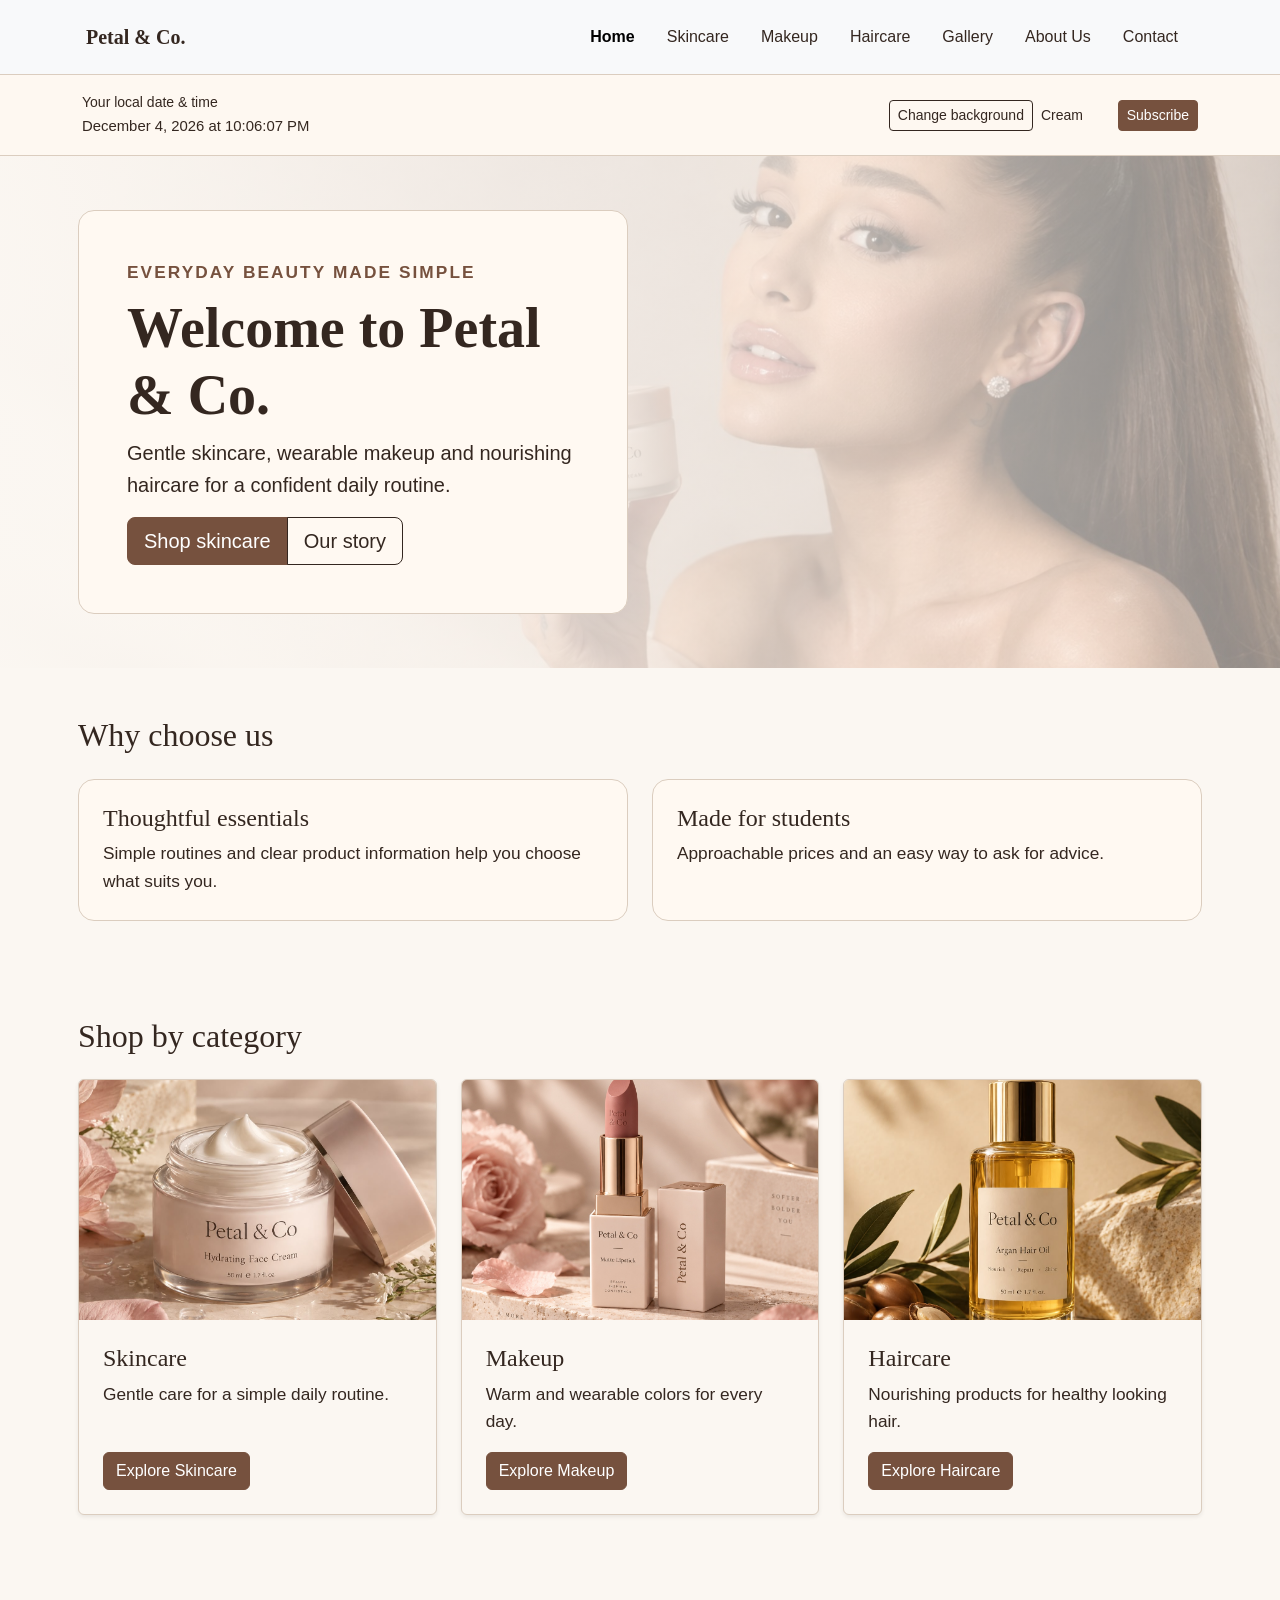
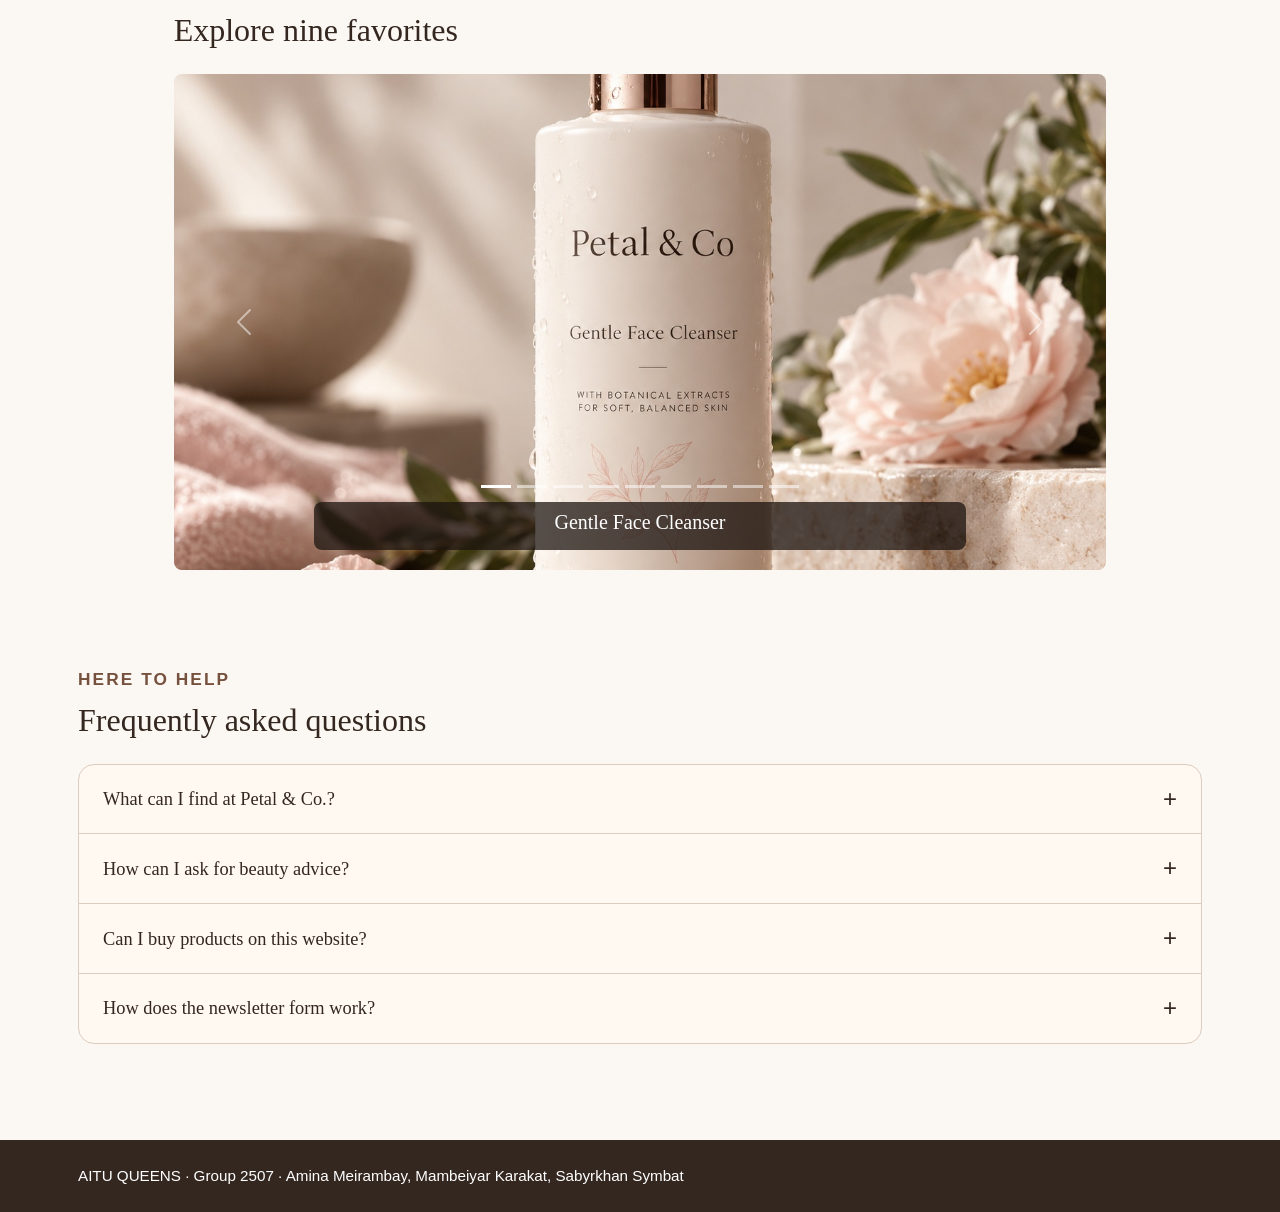
<file: AITU_QUEENS_ASSIGNMENT_3/index.html>
<!doctype html><html lang="en"><head><meta charset="utf-8"><meta name="viewport" content="width=device-width, initial-scale=1"><meta name="description" content="Petal and Co beauty collections by AITU QUEENS"><title>Home | Petal &amp; Co.</title><link rel="stylesheet" href="vendor/bootstrap.min.css"><link rel="stylesheet" href="css/style.css"></head><body><nav class="navbar navbar-expand-lg bg-body-tertiary border-bottom sticky-top" aria-label="Main navigation"><div class="container py-2 px-sm-2 px-lg-3"><a class="navbar-brand fw-bold" href="index.html">Petal &amp; Co.</a><button class="navbar-toggler" type="button" data-bs-toggle="collapse" data-bs-target="#siteNav" aria-controls="siteNav" aria-expanded="false" aria-label="Toggle navigation"><span class="navbar-toggler-icon"></span></button><div class="collapse navbar-collapse" id="siteNav"><ul class="navbar-nav ms-auto mb-2 mb-lg-0"><li class="nav-item"><a class="nav-link px-lg-3 active" aria-current="page" href="index.html">Home</a></li><li class="nav-item"><a class="nav-link px-lg-3 "  href="skincare.html">Skincare</a></li><li class="nav-item"><a class="nav-link px-lg-3 "  href="makeup.html">Makeup</a></li><li class="nav-item"><a class="nav-link px-lg-3 "  href="haircare.html">Haircare</a></li><li class="nav-item"><a class="nav-link px-lg-3 "  href="gallery.html">Gallery</a></li><li class="nav-item"><a class="nav-link px-lg-3 "  href="about.html">About Us</a></li><li class="nav-item"><a class="nav-link px-lg-3 "  href="contact.html">Contact</a></li></ul></div></div></nav>
<div class="site-tools border-bottom">
  <div class="container py-3 d-flex flex-wrap align-items-center justify-content-between gap-3">
    <div class="site-clock"><span class="d-block small">Your local date &amp; time</span><time data-current-time>Loading current date and time...</time></div>
    <div class="d-flex flex-wrap align-items-center gap-2">
      <button id="changeBackground" class="btn btn-outline-dark btn-sm" type="button">Change background</button>
      <span id="backgroundName" class="small background-name" role="status">Cream</span>
      <button id="openSubscription" class="btn btn-primary btn-sm" type="button" aria-haspopup="dialog" aria-controls="subscriptionDialog">Subscribe</button>
    </div>
  </div>
</div>
<main id="main-content"><section class="hero d-flex align-items-center"><div class="container px-sm-2 py-5"><div class="row"><div class="col-12 col-lg-6"><div class="hero-panel p-4 p-lg-5"><p class="eyebrow mb-2">Everyday beauty made simple</p><h1 class="display-4 fw-bold">Welcome to Petal &amp; Co.</h1><p class="lead">Gentle skincare, wearable makeup and nourishing haircare for a confident daily routine.</p><div class="btn-group flex-wrap" role="group" aria-label="Explore collections"><a href="skincare.html" class="btn btn-primary btn-lg">Shop skincare</a><a href="about.html" class="btn btn-outline-dark btn-lg">Our story</a></div></div></div></div></div></section><section class="container px-sm-2 py-5"><h2 class="mb-4">Why choose us</h2><div class="row g-4"><div class="col-12 col-lg-6"><div class="feature-block p-4 h-100"><h3 class="h4">Thoughtful essentials</h3><p class="mb-0">Simple routines and clear product information help you choose what suits you.</p></div></div><div class="col-12 col-lg-6"><div class="feature-block p-4 h-100"><h3 class="h4">Made for students</h3><p class="mb-0">Approachable prices and an easy way to ask for advice.</p></div></div></div></section><section class="container px-sm-2 py-5"><h2 class="mb-4">Shop by category</h2><div class="row g-4"><div class="col-12 col-md-6 col-lg-4"><article class="card h-100 shadow-sm"><img src="images/hydrating-face-cream.jpeg" class="card-img-top product-image" alt="Skincare product"><div class="card-body d-flex flex-column p-4"><h3 class="card-title h4">Skincare</h3><p class="card-text">Gentle care for a simple daily routine.</p><a class="btn btn-primary mt-auto align-self-start" href="skincare.html">Explore Skincare</a></div></article></div><div class="col-12 col-md-6 col-lg-4"><article class="card h-100 shadow-sm"><img src="images/matte-lipstick.jpeg" class="card-img-top product-image" alt="Makeup product"><div class="card-body d-flex flex-column p-4"><h3 class="card-title h4">Makeup</h3><p class="card-text">Warm and wearable colors for every day.</p><a class="btn btn-primary mt-auto align-self-start" href="makeup.html">Explore Makeup</a></div></article></div><div class="col-12 col-md-6 col-lg-4"><article class="card h-100 shadow-sm"><img src="images/argan-hair-oil.jpeg" class="card-img-top product-image" alt="Haircare product"><div class="card-body d-flex flex-column p-4"><h3 class="card-title h4">Haircare</h3><p class="card-text">Nourishing products for healthy looking hair.</p><a class="btn btn-primary mt-auto align-self-start" href="haircare.html">Explore Haircare</a></div></article></div></div></section><section class="container px-sm-2 py-5"><div class="row justify-content-center"><div class="col-12 col-lg-10"><h2 class="mb-4">Explore nine favorites</h2><div id="productCarousel" class="carousel slide" data-bs-ride="carousel" aria-label="Product image carousel"><div class="carousel-indicators"><button type="button" data-bs-target="#productCarousel" data-bs-slide-to="0" class="active" aria-current="true" aria-label="Slide 1"></button><button type="button" data-bs-target="#productCarousel" data-bs-slide-to="1" class=""  aria-label="Slide 2"></button><button type="button" data-bs-target="#productCarousel" data-bs-slide-to="2" class=""  aria-label="Slide 3"></button><button type="button" data-bs-target="#productCarousel" data-bs-slide-to="3" class=""  aria-label="Slide 4"></button><button type="button" data-bs-target="#productCarousel" data-bs-slide-to="4" class=""  aria-label="Slide 5"></button><button type="button" data-bs-target="#productCarousel" data-bs-slide-to="5" class=""  aria-label="Slide 6"></button><button type="button" data-bs-target="#productCarousel" data-bs-slide-to="6" class=""  aria-label="Slide 7"></button><button type="button" data-bs-target="#productCarousel" data-bs-slide-to="7" class=""  aria-label="Slide 8"></button><button type="button" data-bs-target="#productCarousel" data-bs-slide-to="8" class=""  aria-label="Slide 9"></button></div><div class="carousel-inner rounded-3"><div class="carousel-item active"><img src="images/gentle-face-cleanser.jpeg" class="d-block w-100 carousel-image" alt="Gentle Face Cleanser"><div class="carousel-caption"><h3 class="h5">Gentle Face Cleanser</h3></div></div><div class="carousel-item "><img src="images/matte-lipstick.jpeg" class="d-block w-100 carousel-image" alt="Matte Lipstick"><div class="carousel-caption"><h3 class="h5">Matte Lipstick</h3></div></div><div class="carousel-item "><img src="images/nourishing-shampoo.jpeg" class="d-block w-100 carousel-image" alt="Nourishing Shampoo"><div class="carousel-caption"><h3 class="h5">Nourishing Shampoo</h3></div></div><div class="carousel-item "><img src="images/rose-water-toner.jpeg" class="d-block w-100 carousel-image" alt="Rose Water Toner"><div class="carousel-caption"><h3 class="h5">Rose Water Toner</h3></div></div><div class="carousel-item "><img src="images/consultation-kit.jpeg" class="d-block w-100 carousel-image" alt="Consultation Kit"><div class="carousel-caption"><h3 class="h5">Consultation Kit</h3></div></div><div class="carousel-item "><img src="images/eyeshadow-palette.jpeg" class="d-block w-100 carousel-image" alt="Eyeshadow Palette"><div class="carousel-caption"><h3 class="h5">Eyeshadow Palette</h3></div></div><div class="carousel-item "><img src="images/argan-hair-oil.jpeg" class="d-block w-100 carousel-image" alt="Argan Hair Oil"><div class="carousel-caption"><h3 class="h5">Argan Hair Oil</h3></div></div><div class="carousel-item "><img src="images/hydrating-face-cream.jpeg" class="d-block w-100 carousel-image" alt="Hydrating Face Cream"><div class="carousel-caption"><h3 class="h5">Hydrating Face Cream</h3></div></div><div class="carousel-item "><img src="images/makeup.jpg" class="d-block w-100 carousel-image" alt="Makeup Collection"><div class="carousel-caption"><h3 class="h5">Makeup Collection</h3></div></div></div><button class="carousel-control-prev" type="button" data-bs-target="#productCarousel" data-bs-slide="prev"><span class="carousel-control-prev-icon" aria-hidden="true"></span><span class="visually-hidden">Previous</span></button><button class="carousel-control-next" type="button" data-bs-target="#productCarousel" data-bs-slide="next"><span class="carousel-control-next-icon" aria-hidden="true"></span><span class="visually-hidden">Next</span></button></div></div></div></section><section id="faq" class="container px-sm-2 py-5" aria-labelledby="faqTitle"><p class="eyebrow mb-2">Here to help</p><h2 id="faqTitle" class="mb-4">Frequently asked questions</h2><div class="faq-list"><article class="faq-item"><h3 class="mb-0"><button id="faqQuestion1" class="faq-question" type="button" aria-expanded="false" aria-controls="faqAnswer1"><span>What can I find at Petal &amp; Co.?</span><span class="faq-icon" aria-hidden="true">+</span></button></h3><div id="faqAnswer1" class="faq-answer" role="region" aria-labelledby="faqQuestion1" aria-hidden="true"><div class="faq-answer-inner"><p>Explore our skincare, makeup and haircare collections. Each category has product images and simple descriptions to help you compare the essentials.</p></div></div></article><article class="faq-item"><h3 class="mb-0"><button id="faqQuestion2" class="faq-question" type="button" aria-expanded="false" aria-controls="faqAnswer2"><span>How can I ask for beauty advice?</span><span class="faq-icon" aria-hidden="true">+</span></button></h3><div id="faqAnswer2" class="faq-answer" role="region" aria-labelledby="faqQuestion2" aria-hidden="true"><div class="faq-answer-inner"><p>Visit the Contact page and complete the beauty consultation form. It demonstrates input validation locally; it does not send a message to a real adviser.</p></div></div></article><article class="faq-item"><h3 class="mb-0"><button id="faqQuestion3" class="faq-question" type="button" aria-expanded="false" aria-controls="faqAnswer3"><span>Can I buy products on this website?</span><span class="faq-icon" aria-hidden="true">+</span></button></h3><div id="faqAnswer3" class="faq-answer" role="region" aria-labelledby="faqQuestion3" aria-hidden="true"><div class="faq-answer-inner"><p>This is a student project by AITU QUEENS. You can explore the collections, but the website does not process purchases or payments.</p></div></div></article><article class="faq-item"><h3 class="mb-0"><button id="faqQuestion4" class="faq-question" type="button" aria-expanded="false" aria-controls="faqAnswer4"><span>How does the newsletter form work?</span><span class="faq-icon" aria-hidden="true">+</span></button></h3><div id="faqAnswer4" class="faq-answer" role="region" aria-labelledby="faqQuestion4" aria-hidden="true"><div class="faq-answer-inner"><p>Select Subscribe to open the form. Enter your name and email to try the validation, then close it with the close button, by clicking outside, or by pressing Escape. No subscription is created.</p></div></div></article></div></section></main><footer class="site-footer mt-5 py-4"><div class="container px-sm-2"><p class="mb-0">AITU QUEENS · Group 2507 · Amina Meirambay, Mambeiyar Karakat, Sabyrkhan Symbat</p></div></footer>
<dialog id="subscriptionDialog" class="subscription-dialog" aria-labelledby="subscriptionTitle" aria-describedby="subscriptionDescription">
  <div class="d-flex justify-content-between align-items-start gap-3 mb-3">
    <div><p class="eyebrow small mb-1">Petal &amp; Co.</p><h2 id="subscriptionTitle" class="h3 mb-0">A little beauty inspiration</h2></div>
    <button id="closeSubscription" class="popup-close" type="button" aria-label="Close subscription form">&times;</button>
  </div>
  <p id="subscriptionDescription">Try our newsletter signup form. This is a local demonstration; no emails are sent and no subscription is created.</p>
  <form id="subscriptionForm" novalidate>
    <div class="mb-3"><label for="subscriberName" class="form-label">Name</label><input id="subscriberName" name="subscriberName" class="form-control" autocomplete="name" aria-describedby="subscriberNameError" aria-invalid="false" required><div id="subscriberNameError" class="invalid-feedback"></div></div>
    <div class="mb-4"><label for="subscriberEmail" class="form-label">Email</label><input id="subscriberEmail" name="subscriberEmail" class="form-control" type="email" autocomplete="email" aria-describedby="subscriberEmailError" aria-invalid="false" required><div id="subscriberEmailError" class="invalid-feedback"></div></div>
    <button type="submit" class="btn btn-primary">Subscribe</button>
    <p id="subscriptionStatus" class="mt-3 mb-0" role="status" aria-live="polite"></p>
  </form>
</dialog>
<script src="vendor/bootstrap.bundle.min.js"></script><script src="js/site.js"></script></body></html>
</file>
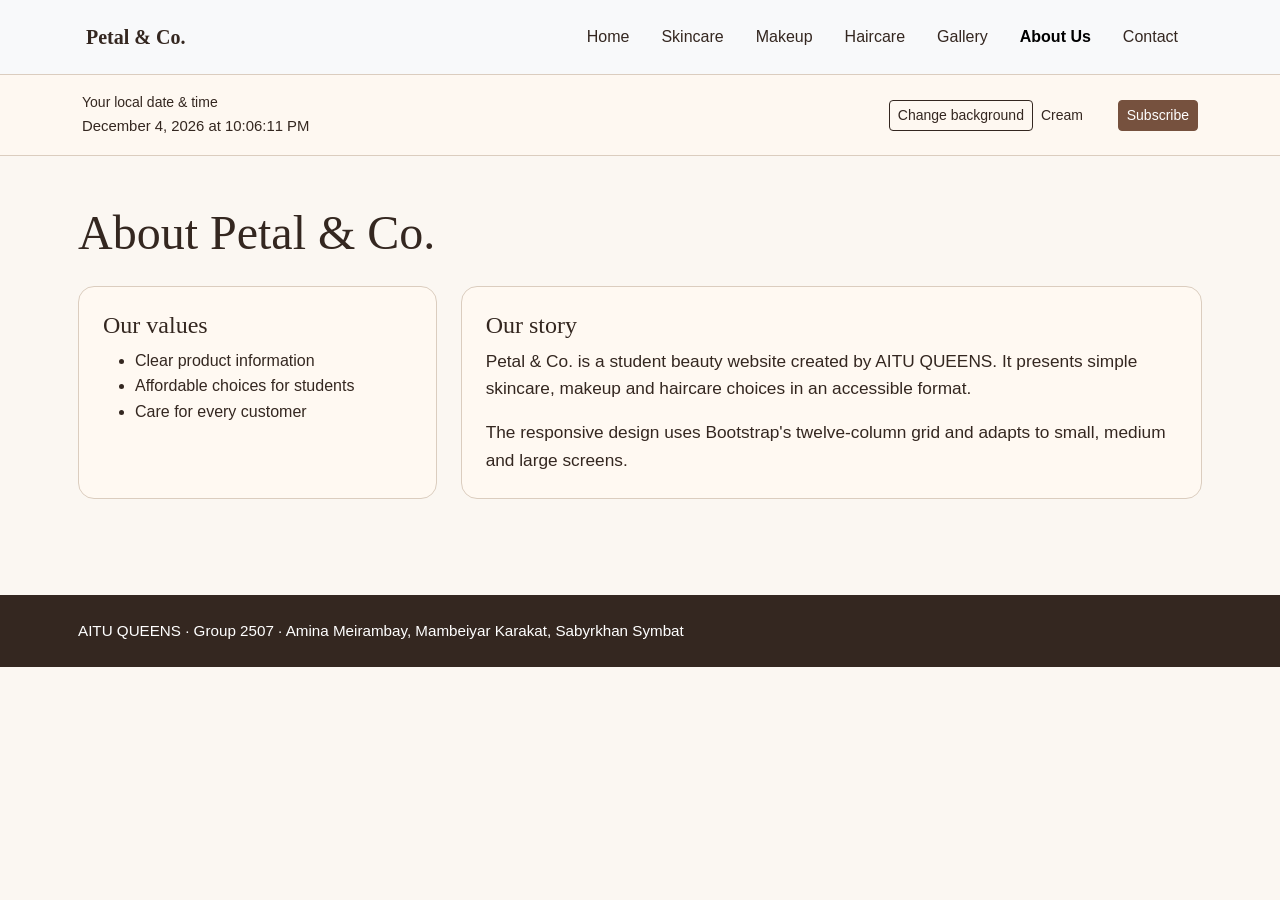
<file: AITU_QUEENS_ASSIGNMENT_3/about.html>
<!doctype html><html lang="en"><head><meta charset="utf-8"><meta name="viewport" content="width=device-width, initial-scale=1"><meta name="description" content="Petal and Co beauty collections by AITU QUEENS"><title>About Us | Petal &amp; Co.</title><link rel="stylesheet" href="vendor/bootstrap.min.css"><link rel="stylesheet" href="css/style.css"></head><body><nav class="navbar navbar-expand-lg bg-body-tertiary border-bottom sticky-top" aria-label="Main navigation"><div class="container py-2 px-sm-2 px-lg-3"><a class="navbar-brand fw-bold" href="index.html">Petal &amp; Co.</a><button class="navbar-toggler" type="button" data-bs-toggle="collapse" data-bs-target="#siteNav" aria-controls="siteNav" aria-expanded="false" aria-label="Toggle navigation"><span class="navbar-toggler-icon"></span></button><div class="collapse navbar-collapse" id="siteNav"><ul class="navbar-nav ms-auto mb-2 mb-lg-0"><li class="nav-item"><a class="nav-link px-lg-3 "  href="index.html">Home</a></li><li class="nav-item"><a class="nav-link px-lg-3 "  href="skincare.html">Skincare</a></li><li class="nav-item"><a class="nav-link px-lg-3 "  href="makeup.html">Makeup</a></li><li class="nav-item"><a class="nav-link px-lg-3 "  href="haircare.html">Haircare</a></li><li class="nav-item"><a class="nav-link px-lg-3 "  href="gallery.html">Gallery</a></li><li class="nav-item"><a class="nav-link px-lg-3 active" aria-current="page" href="about.html">About Us</a></li><li class="nav-item"><a class="nav-link px-lg-3 "  href="contact.html">Contact</a></li></ul></div></div></nav>
<div class="site-tools border-bottom">
  <div class="container py-3 d-flex flex-wrap align-items-center justify-content-between gap-3">
    <div class="site-clock"><span class="d-block small">Your local date &amp; time</span><time data-current-time>Loading current date and time...</time></div>
    <div class="d-flex flex-wrap align-items-center gap-2">
      <button id="changeBackground" class="btn btn-outline-dark btn-sm" type="button">Change background</button>
      <span id="backgroundName" class="small background-name" role="status">Cream</span>
      <button id="openSubscription" class="btn btn-primary btn-sm" type="button" aria-haspopup="dialog" aria-controls="subscriptionDialog">Subscribe</button>
    </div>
  </div>
</div>
<main id="main-content"><section class="container px-sm-2 py-5"><h1 class="mb-4">About Petal &amp; Co.</h1><div class="row g-4"><aside class="col-12 col-lg-4"><div class="feature-block p-4 h-100"><h2 class="h4">Our values</h2><ul class="mb-0"><li>Clear product information</li><li>Affordable choices for students</li><li>Care for every customer</li></ul></div></aside><div class="col-12 col-lg-8"><div class="feature-block p-4 h-100"><h2 class="h4">Our story</h2><p>Petal &amp; Co. is a student beauty website created by AITU QUEENS. It presents simple skincare, makeup and haircare choices in an accessible format.</p><p class="mb-0">The responsive design uses Bootstrap's twelve-column grid and adapts to small, medium and large screens.</p></div></div></div></section></main><footer class="site-footer mt-5 py-4"><div class="container px-sm-2"><p class="mb-0">AITU QUEENS · Group 2507 · Amina Meirambay, Mambeiyar Karakat, Sabyrkhan Symbat</p></div></footer>
<dialog id="subscriptionDialog" class="subscription-dialog" aria-labelledby="subscriptionTitle" aria-describedby="subscriptionDescription">
  <div class="d-flex justify-content-between align-items-start gap-3 mb-3">
    <div><p class="eyebrow small mb-1">Petal &amp; Co.</p><h2 id="subscriptionTitle" class="h3 mb-0">A little beauty inspiration</h2></div>
    <button id="closeSubscription" class="popup-close" type="button" aria-label="Close subscription form">&times;</button>
  </div>
  <p id="subscriptionDescription">Try our newsletter signup form. This is a local demonstration; no emails are sent and no subscription is created.</p>
  <form id="subscriptionForm" novalidate>
    <div class="mb-3"><label for="subscriberName" class="form-label">Name</label><input id="subscriberName" name="subscriberName" class="form-control" autocomplete="name" aria-describedby="subscriberNameError" aria-invalid="false" required><div id="subscriberNameError" class="invalid-feedback"></div></div>
    <div class="mb-4"><label for="subscriberEmail" class="form-label">Email</label><input id="subscriberEmail" name="subscriberEmail" class="form-control" type="email" autocomplete="email" aria-describedby="subscriberEmailError" aria-invalid="false" required><div id="subscriberEmailError" class="invalid-feedback"></div></div>
    <button type="submit" class="btn btn-primary">Subscribe</button>
    <p id="subscriptionStatus" class="mt-3 mb-0" role="status" aria-live="polite"></p>
  </form>
</dialog>
<script src="vendor/bootstrap.bundle.min.js"></script><script src="js/site.js"></script></body></html>
</file>
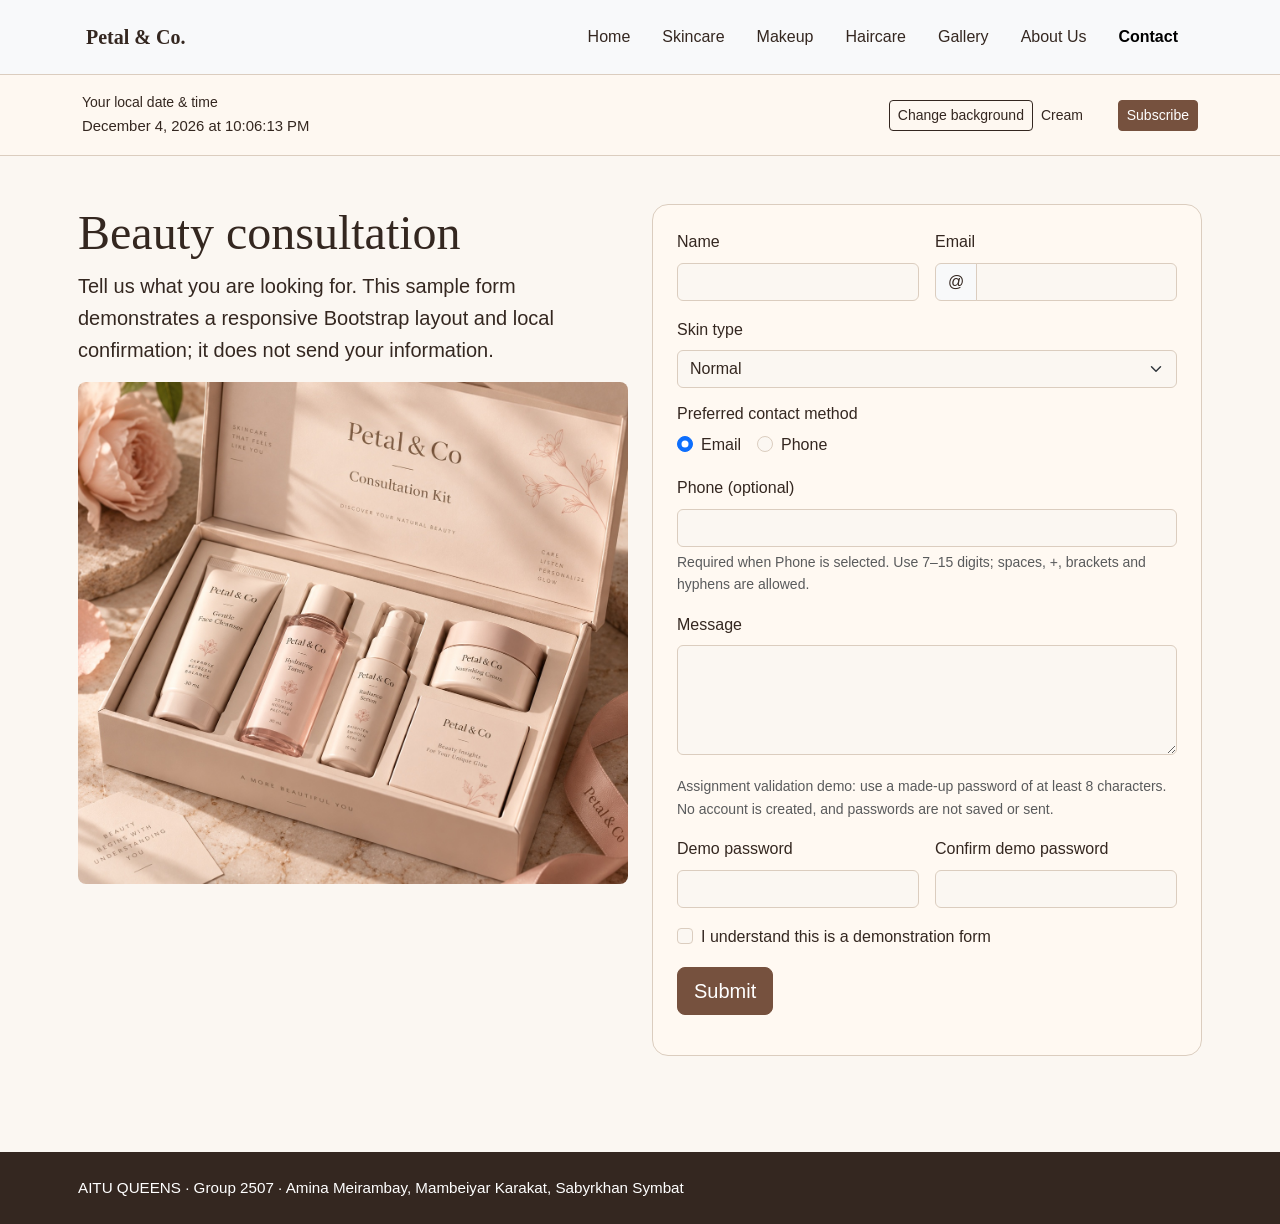
<file: AITU_QUEENS_ASSIGNMENT_3/contact.html>
<!doctype html><html lang="en"><head><meta charset="utf-8"><meta name="viewport" content="width=device-width, initial-scale=1"><meta name="description" content="Petal and Co beauty collections by AITU QUEENS"><title>Contact | Petal &amp; Co.</title><link rel="stylesheet" href="vendor/bootstrap.min.css"><link rel="stylesheet" href="css/style.css"></head><body><nav class="navbar navbar-expand-lg bg-body-tertiary border-bottom sticky-top" aria-label="Main navigation"><div class="container py-2 px-sm-2 px-lg-3"><a class="navbar-brand fw-bold" href="index.html">Petal &amp; Co.</a><button class="navbar-toggler" type="button" data-bs-toggle="collapse" data-bs-target="#siteNav" aria-controls="siteNav" aria-expanded="false" aria-label="Toggle navigation"><span class="navbar-toggler-icon"></span></button><div class="collapse navbar-collapse" id="siteNav"><ul class="navbar-nav ms-auto mb-2 mb-lg-0"><li class="nav-item"><a class="nav-link px-lg-3 "  href="index.html">Home</a></li><li class="nav-item"><a class="nav-link px-lg-3 "  href="skincare.html">Skincare</a></li><li class="nav-item"><a class="nav-link px-lg-3 "  href="makeup.html">Makeup</a></li><li class="nav-item"><a class="nav-link px-lg-3 "  href="haircare.html">Haircare</a></li><li class="nav-item"><a class="nav-link px-lg-3 "  href="gallery.html">Gallery</a></li><li class="nav-item"><a class="nav-link px-lg-3 "  href="about.html">About Us</a></li><li class="nav-item"><a class="nav-link px-lg-3 active" aria-current="page" href="contact.html">Contact</a></li></ul></div></div></nav>
<div class="site-tools border-bottom">
  <div class="container py-3 d-flex flex-wrap align-items-center justify-content-between gap-3">
    <div class="site-clock"><span class="d-block small">Your local date &amp; time</span><time data-current-time>Loading current date and time...</time></div>
    <div class="d-flex flex-wrap align-items-center gap-2">
      <button id="changeBackground" class="btn btn-outline-dark btn-sm" type="button">Change background</button>
      <span id="backgroundName" class="small background-name" role="status">Cream</span>
      <button id="openSubscription" class="btn btn-primary btn-sm" type="button" aria-haspopup="dialog" aria-controls="subscriptionDialog">Subscribe</button>
    </div>
  </div>
</div>
<main id="main-content"><section class="container px-sm-2 py-5"><div class="row g-4"><div class="col-12 col-lg-6"><h1>Beauty consultation</h1><p class="lead">Tell us what you are looking for. This sample form demonstrates a responsive Bootstrap layout and local confirmation; it does not send your information.</p><img class="img-fluid rounded-3" src="images/consultation-kit.jpeg" alt="Beauty consultation kit"></div><div class="col-12 col-lg-6"><form id="contactForm" class="feature-block p-4" novalidate><div class="row g-3"><div class="col-12 col-md-6"><label class="form-label" for="name">Name</label><input class="form-control" id="name" name="name" autocomplete="name" aria-describedby="nameError" aria-invalid="false" required><div class="invalid-feedback" id="nameError">Enter your name.</div></div><div class="col-12 col-md-6"><label class="form-label" for="email">Email</label><div class="input-group"><span class="input-group-text">@</span><input class="form-control" id="email" name="email" type="email" autocomplete="email" aria-describedby="emailError" aria-invalid="false" required></div><div class="invalid-feedback" id="emailError">Enter a valid email address.</div></div><div class="col-12"><label class="form-label" for="skinType">Skin type</label><select class="form-select" id="skinType" name="skinType"><option value="normal">Normal</option><option value="dry">Dry</option><option value="oily">Oily</option><option value="combination">Combination</option></select></div><fieldset class="col-12"><legend class="h6">Preferred contact method</legend><div class="form-check form-check-inline"><input class="form-check-input" type="radio" id="contactEmail" name="method" value="email" checked><label class="form-check-label" for="contactEmail">Email</label></div><div class="form-check form-check-inline"><input class="form-check-input" type="radio" id="contactPhone" name="method" value="phone"><label class="form-check-label" for="contactPhone">Phone</label></div></fieldset><div class="col-12"><label class="form-label" for="phone">Phone <span class="fw-normal" id="phoneRequirement">(optional)</span></label><input class="form-control" id="phone" name="phone" type="tel" autocomplete="tel" aria-describedby="phoneHint phoneError" aria-invalid="false"><div class="form-text" id="phoneHint">Required when Phone is selected. Use 7–15 digits; spaces, +, brackets and hyphens are allowed.</div><div class="invalid-feedback" id="phoneError"></div></div><div class="col-12"><label class="form-label" for="message">Message</label><textarea class="form-control" id="message" name="message" rows="4" aria-describedby="messageError" aria-invalid="false" required></textarea><div class="invalid-feedback" id="messageError">Enter your message.</div></div><div class="col-12"><p class="form-text mb-0" id="passwordHint">Assignment validation demo: use a made-up password of at least 8 characters. No account is created, and passwords are not saved or sent.</p></div><div class="col-12 col-md-6"><label class="form-label" for="password">Demo password</label><input class="form-control" id="password" name="password" type="password" minlength="8" autocomplete="new-password" aria-describedby="passwordHint passwordError" aria-invalid="false" required><div class="invalid-feedback" id="passwordError"></div></div><div class="col-12 col-md-6"><label class="form-label" for="confirmPassword">Confirm demo password</label><input class="form-control" id="confirmPassword" name="confirmPassword" type="password" autocomplete="new-password" aria-describedby="confirmPasswordError" aria-invalid="false" required><div class="invalid-feedback" id="confirmPasswordError"></div></div><div class="col-12"><div class="form-check"><input class="form-check-input" type="checkbox" id="agree" aria-describedby="agreeError" aria-invalid="false" required><label class="form-check-label" for="agree">I understand this is a demonstration form</label><div class="invalid-feedback" id="agreeError">Please confirm before continuing.</div></div></div><div class="col-12"><button class="btn btn-primary btn-lg" type="submit">Submit</button><p id="formStatus" class="mt-3 mb-0" role="status" aria-live="polite"></p></div></div></form></div></div></section></main><footer class="site-footer mt-5 py-4"><div class="container px-sm-2"><p class="mb-0">AITU QUEENS · Group 2507 · Amina Meirambay, Mambeiyar Karakat, Sabyrkhan Symbat</p></div></footer>
<dialog id="subscriptionDialog" class="subscription-dialog" aria-labelledby="subscriptionTitle" aria-describedby="subscriptionDescription">
  <div class="d-flex justify-content-between align-items-start gap-3 mb-3">
    <div><p class="eyebrow small mb-1">Petal &amp; Co.</p><h2 id="subscriptionTitle" class="h3 mb-0">A little beauty inspiration</h2></div>
    <button id="closeSubscription" class="popup-close" type="button" aria-label="Close subscription form">&times;</button>
  </div>
  <p id="subscriptionDescription">Try our newsletter signup form. This is a local demonstration; no emails are sent and no subscription is created.</p>
  <form id="subscriptionForm" novalidate>
    <div class="mb-3"><label for="subscriberName" class="form-label">Name</label><input id="subscriberName" name="subscriberName" class="form-control" autocomplete="name" aria-describedby="subscriberNameError" aria-invalid="false" required><div id="subscriberNameError" class="invalid-feedback"></div></div>
    <div class="mb-4"><label for="subscriberEmail" class="form-label">Email</label><input id="subscriberEmail" name="subscriberEmail" class="form-control" type="email" autocomplete="email" aria-describedby="subscriberEmailError" aria-invalid="false" required><div id="subscriberEmailError" class="invalid-feedback"></div></div>
    <button type="submit" class="btn btn-primary">Subscribe</button>
    <p id="subscriptionStatus" class="mt-3 mb-0" role="status" aria-live="polite"></p>
  </form>
</dialog>
<script src="vendor/bootstrap.bundle.min.js"></script><script src="js/site.js"></script><script src="js/forms.js"></script></body></html>
</file>
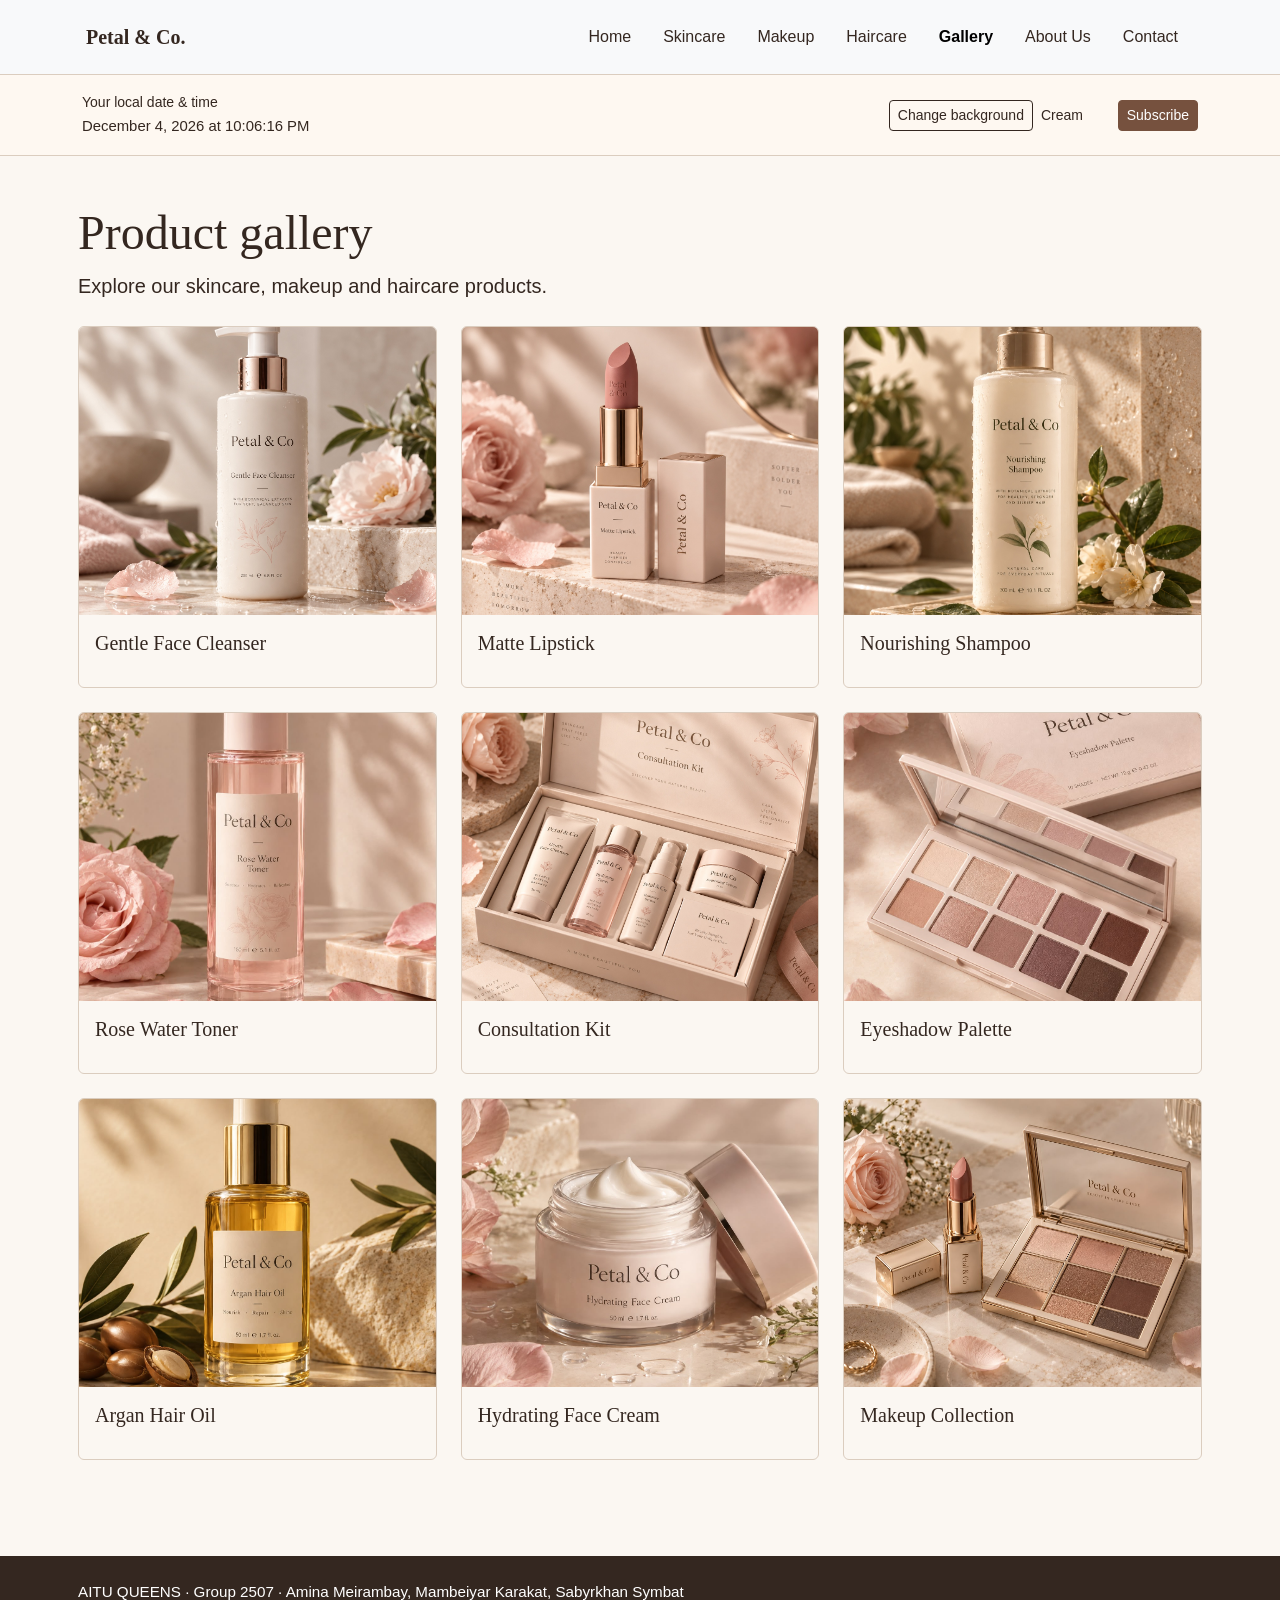
<file: AITU_QUEENS_ASSIGNMENT_3/gallery.html>
<!doctype html><html lang="en"><head><meta charset="utf-8"><meta name="viewport" content="width=device-width, initial-scale=1"><meta name="description" content="Petal and Co beauty collections by AITU QUEENS"><title>Gallery | Petal &amp; Co.</title><link rel="stylesheet" href="vendor/bootstrap.min.css"><link rel="stylesheet" href="css/style.css"></head><body><nav class="navbar navbar-expand-lg bg-body-tertiary border-bottom sticky-top" aria-label="Main navigation"><div class="container py-2 px-sm-2 px-lg-3"><a class="navbar-brand fw-bold" href="index.html">Petal &amp; Co.</a><button class="navbar-toggler" type="button" data-bs-toggle="collapse" data-bs-target="#siteNav" aria-controls="siteNav" aria-expanded="false" aria-label="Toggle navigation"><span class="navbar-toggler-icon"></span></button><div class="collapse navbar-collapse" id="siteNav"><ul class="navbar-nav ms-auto mb-2 mb-lg-0"><li class="nav-item"><a class="nav-link px-lg-3 "  href="index.html">Home</a></li><li class="nav-item"><a class="nav-link px-lg-3 "  href="skincare.html">Skincare</a></li><li class="nav-item"><a class="nav-link px-lg-3 "  href="makeup.html">Makeup</a></li><li class="nav-item"><a class="nav-link px-lg-3 "  href="haircare.html">Haircare</a></li><li class="nav-item"><a class="nav-link px-lg-3 active" aria-current="page" href="gallery.html">Gallery</a></li><li class="nav-item"><a class="nav-link px-lg-3 "  href="about.html">About Us</a></li><li class="nav-item"><a class="nav-link px-lg-3 "  href="contact.html">Contact</a></li></ul></div></div></nav>
<div class="site-tools border-bottom">
  <div class="container py-3 d-flex flex-wrap align-items-center justify-content-between gap-3">
    <div class="site-clock"><span class="d-block small">Your local date &amp; time</span><time data-current-time>Loading current date and time...</time></div>
    <div class="d-flex flex-wrap align-items-center gap-2">
      <button id="changeBackground" class="btn btn-outline-dark btn-sm" type="button">Change background</button>
      <span id="backgroundName" class="small background-name" role="status">Cream</span>
      <button id="openSubscription" class="btn btn-primary btn-sm" type="button" aria-haspopup="dialog" aria-controls="subscriptionDialog">Subscribe</button>
    </div>
  </div>
</div>
<main id="main-content"><section class="container px-sm-2 py-5"><h1>Product gallery</h1><p class="lead mb-4">Explore our skincare, makeup and haircare products.</p><div class="row g-4"><div class="col-12 col-md-6 col-lg-4"><figure class="card h-100"><img class="card-img-top gallery-image" src="images/gentle-face-cleanser.jpeg" alt="Gentle Face Cleanser"><figcaption class="card-body p-3"><h2 class="h5 card-title mb-0">Gentle Face Cleanser</h2></figcaption></figure></div><div class="col-12 col-md-6 col-lg-4"><figure class="card h-100"><img class="card-img-top gallery-image" src="images/matte-lipstick.jpeg" alt="Matte Lipstick"><figcaption class="card-body p-3"><h2 class="h5 card-title mb-0">Matte Lipstick</h2></figcaption></figure></div><div class="col-12 col-md-6 col-lg-4"><figure class="card h-100"><img class="card-img-top gallery-image" src="images/nourishing-shampoo.jpeg" alt="Nourishing Shampoo"><figcaption class="card-body p-3"><h2 class="h5 card-title mb-0">Nourishing Shampoo</h2></figcaption></figure></div><div class="col-12 col-md-6 col-lg-4"><figure class="card h-100"><img class="card-img-top gallery-image" src="images/rose-water-toner.jpeg" alt="Rose Water Toner"><figcaption class="card-body p-3"><h2 class="h5 card-title mb-0">Rose Water Toner</h2></figcaption></figure></div><div class="col-12 col-md-6 col-lg-4"><figure class="card h-100"><img class="card-img-top gallery-image" src="images/consultation-kit.jpeg" alt="Consultation Kit"><figcaption class="card-body p-3"><h2 class="h5 card-title mb-0">Consultation Kit</h2></figcaption></figure></div><div class="col-12 col-md-6 col-lg-4"><figure class="card h-100"><img class="card-img-top gallery-image" src="images/eyeshadow-palette.jpeg" alt="Eyeshadow Palette"><figcaption class="card-body p-3"><h2 class="h5 card-title mb-0">Eyeshadow Palette</h2></figcaption></figure></div><div class="col-12 col-md-6 col-lg-4"><figure class="card h-100"><img class="card-img-top gallery-image" src="images/argan-hair-oil.jpeg" alt="Argan Hair Oil"><figcaption class="card-body p-3"><h2 class="h5 card-title mb-0">Argan Hair Oil</h2></figcaption></figure></div><div class="col-12 col-md-6 col-lg-4"><figure class="card h-100"><img class="card-img-top gallery-image" src="images/hydrating-face-cream.jpeg" alt="Hydrating Face Cream"><figcaption class="card-body p-3"><h2 class="h5 card-title mb-0">Hydrating Face Cream</h2></figcaption></figure></div><div class="col-12 col-md-6 col-lg-4"><figure class="card h-100"><img class="card-img-top gallery-image" src="images/makeup.jpg" alt="Makeup Collection"><figcaption class="card-body p-3"><h2 class="h5 card-title mb-0">Makeup Collection</h2></figcaption></figure></div></div></section></main><footer class="site-footer mt-5 py-4"><div class="container px-sm-2"><p class="mb-0">AITU QUEENS · Group 2507 · Amina Meirambay, Mambeiyar Karakat, Sabyrkhan Symbat</p></div></footer>
<dialog id="subscriptionDialog" class="subscription-dialog" aria-labelledby="subscriptionTitle" aria-describedby="subscriptionDescription">
  <div class="d-flex justify-content-between align-items-start gap-3 mb-3">
    <div><p class="eyebrow small mb-1">Petal &amp; Co.</p><h2 id="subscriptionTitle" class="h3 mb-0">A little beauty inspiration</h2></div>
    <button id="closeSubscription" class="popup-close" type="button" aria-label="Close subscription form">&times;</button>
  </div>
  <p id="subscriptionDescription">Try our newsletter signup form. This is a local demonstration; no emails are sent and no subscription is created.</p>
  <form id="subscriptionForm" novalidate>
    <div class="mb-3"><label for="subscriberName" class="form-label">Name</label><input id="subscriberName" name="subscriberName" class="form-control" autocomplete="name" aria-describedby="subscriberNameError" aria-invalid="false" required><div id="subscriberNameError" class="invalid-feedback"></div></div>
    <div class="mb-4"><label for="subscriberEmail" class="form-label">Email</label><input id="subscriberEmail" name="subscriberEmail" class="form-control" type="email" autocomplete="email" aria-describedby="subscriberEmailError" aria-invalid="false" required><div id="subscriberEmailError" class="invalid-feedback"></div></div>
    <button type="submit" class="btn btn-primary">Subscribe</button>
    <p id="subscriptionStatus" class="mt-3 mb-0" role="status" aria-live="polite"></p>
  </form>
</dialog>
<script src="vendor/bootstrap.bundle.min.js"></script><script src="js/site.js"></script></body></html>
</file>
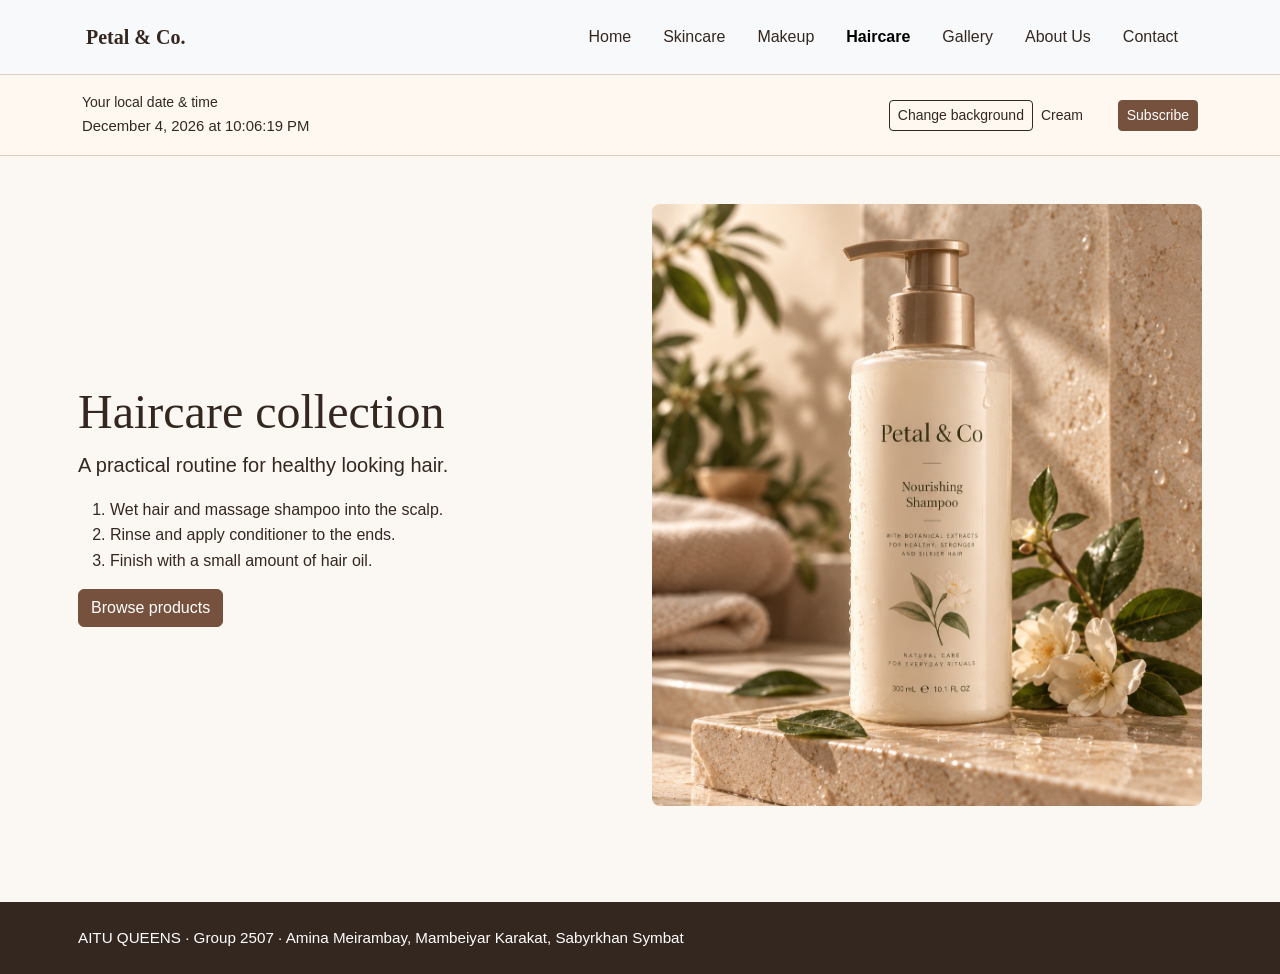
<file: AITU_QUEENS_ASSIGNMENT_3/haircare.html>
<!doctype html><html lang="en"><head><meta charset="utf-8"><meta name="viewport" content="width=device-width, initial-scale=1"><meta name="description" content="Petal and Co beauty collections by AITU QUEENS"><title>Haircare | Petal &amp; Co.</title><link rel="stylesheet" href="vendor/bootstrap.min.css"><link rel="stylesheet" href="css/style.css"></head><body><nav class="navbar navbar-expand-lg bg-body-tertiary border-bottom sticky-top" aria-label="Main navigation"><div class="container py-2 px-sm-2 px-lg-3"><a class="navbar-brand fw-bold" href="index.html">Petal &amp; Co.</a><button class="navbar-toggler" type="button" data-bs-toggle="collapse" data-bs-target="#siteNav" aria-controls="siteNav" aria-expanded="false" aria-label="Toggle navigation"><span class="navbar-toggler-icon"></span></button><div class="collapse navbar-collapse" id="siteNav"><ul class="navbar-nav ms-auto mb-2 mb-lg-0"><li class="nav-item"><a class="nav-link px-lg-3 "  href="index.html">Home</a></li><li class="nav-item"><a class="nav-link px-lg-3 "  href="skincare.html">Skincare</a></li><li class="nav-item"><a class="nav-link px-lg-3 "  href="makeup.html">Makeup</a></li><li class="nav-item"><a class="nav-link px-lg-3 active" aria-current="page" href="haircare.html">Haircare</a></li><li class="nav-item"><a class="nav-link px-lg-3 "  href="gallery.html">Gallery</a></li><li class="nav-item"><a class="nav-link px-lg-3 "  href="about.html">About Us</a></li><li class="nav-item"><a class="nav-link px-lg-3 "  href="contact.html">Contact</a></li></ul></div></div></nav>
<div class="site-tools border-bottom">
  <div class="container py-3 d-flex flex-wrap align-items-center justify-content-between gap-3">
    <div class="site-clock"><span class="d-block small">Your local date &amp; time</span><time data-current-time>Loading current date and time...</time></div>
    <div class="d-flex flex-wrap align-items-center gap-2">
      <button id="changeBackground" class="btn btn-outline-dark btn-sm" type="button">Change background</button>
      <span id="backgroundName" class="small background-name" role="status">Cream</span>
      <button id="openSubscription" class="btn btn-primary btn-sm" type="button" aria-haspopup="dialog" aria-controls="subscriptionDialog">Subscribe</button>
    </div>
  </div>
</div>
<main id="main-content"><section class="container px-sm-2 py-5"><div class="row align-items-center g-4"><div class="col-12 col-lg-6"><h1>Haircare collection</h1><p class="lead">A practical routine for healthy looking hair.</p><ol><li>Wet hair and massage shampoo into the scalp.</li><li>Rinse and apply conditioner to the ends.</li><li>Finish with a small amount of hair oil.</li></ol><a class="btn btn-primary" href="gallery.html">Browse products</a></div><div class="col-12 col-lg-6"><img class="img-fluid rounded-3" src="images/nourishing-shampoo.jpeg" alt="Nourishing shampoo"></div></div></section></main><footer class="site-footer mt-5 py-4"><div class="container px-sm-2"><p class="mb-0">AITU QUEENS · Group 2507 · Amina Meirambay, Mambeiyar Karakat, Sabyrkhan Symbat</p></div></footer>
<dialog id="subscriptionDialog" class="subscription-dialog" aria-labelledby="subscriptionTitle" aria-describedby="subscriptionDescription">
  <div class="d-flex justify-content-between align-items-start gap-3 mb-3">
    <div><p class="eyebrow small mb-1">Petal &amp; Co.</p><h2 id="subscriptionTitle" class="h3 mb-0">A little beauty inspiration</h2></div>
    <button id="closeSubscription" class="popup-close" type="button" aria-label="Close subscription form">&times;</button>
  </div>
  <p id="subscriptionDescription">Try our newsletter signup form. This is a local demonstration; no emails are sent and no subscription is created.</p>
  <form id="subscriptionForm" novalidate>
    <div class="mb-3"><label for="subscriberName" class="form-label">Name</label><input id="subscriberName" name="subscriberName" class="form-control" autocomplete="name" aria-describedby="subscriberNameError" aria-invalid="false" required><div id="subscriberNameError" class="invalid-feedback"></div></div>
    <div class="mb-4"><label for="subscriberEmail" class="form-label">Email</label><input id="subscriberEmail" name="subscriberEmail" class="form-control" type="email" autocomplete="email" aria-describedby="subscriberEmailError" aria-invalid="false" required><div id="subscriberEmailError" class="invalid-feedback"></div></div>
    <button type="submit" class="btn btn-primary">Subscribe</button>
    <p id="subscriptionStatus" class="mt-3 mb-0" role="status" aria-live="polite"></p>
  </form>
</dialog>
<script src="vendor/bootstrap.bundle.min.js"></script><script src="js/site.js"></script></body></html>
</file>
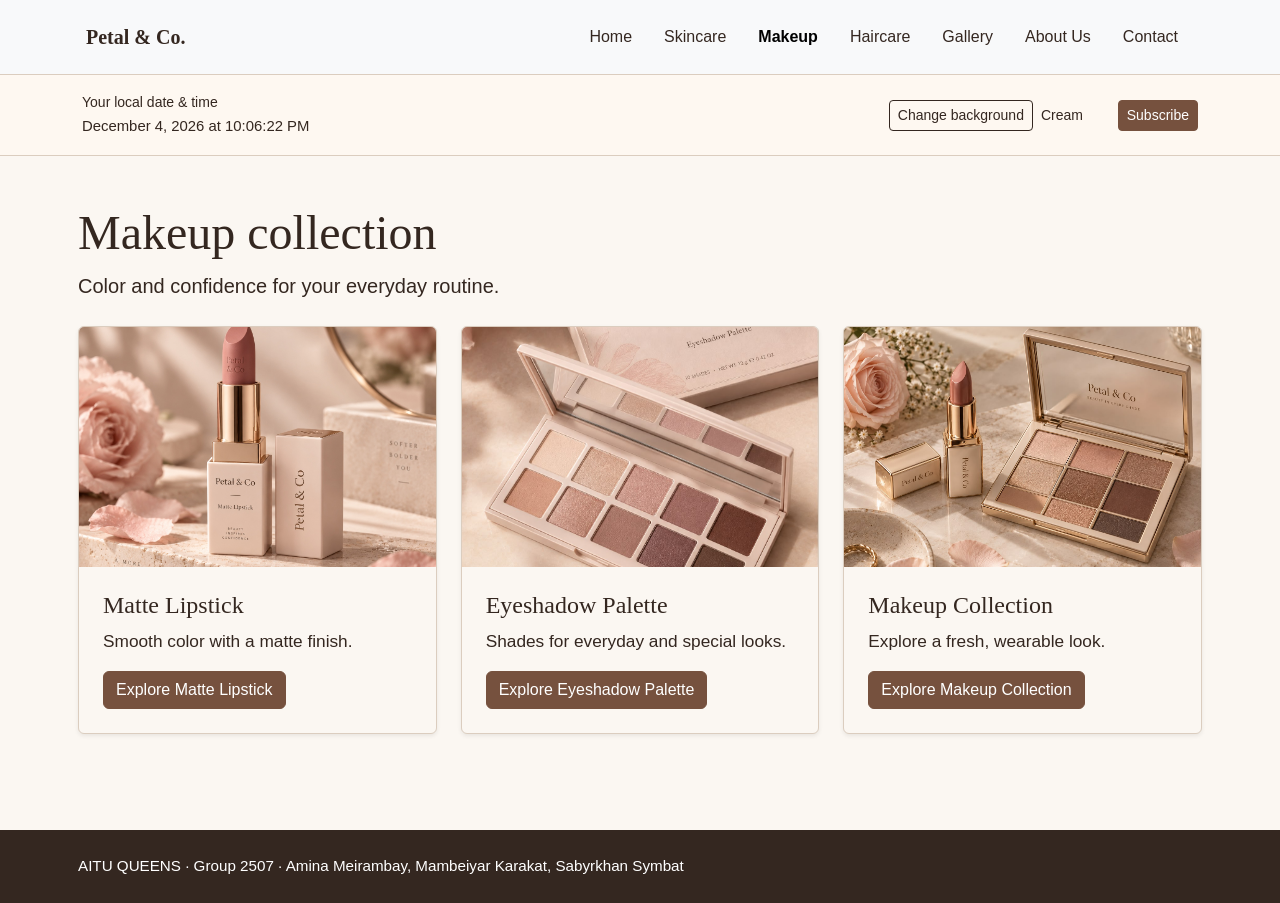
<file: AITU_QUEENS_ASSIGNMENT_3/makeup.html>
<!doctype html><html lang="en"><head><meta charset="utf-8"><meta name="viewport" content="width=device-width, initial-scale=1"><meta name="description" content="Petal and Co beauty collections by AITU QUEENS"><title>Makeup | Petal &amp; Co.</title><link rel="stylesheet" href="vendor/bootstrap.min.css"><link rel="stylesheet" href="css/style.css"></head><body><nav class="navbar navbar-expand-lg bg-body-tertiary border-bottom sticky-top" aria-label="Main navigation"><div class="container py-2 px-sm-2 px-lg-3"><a class="navbar-brand fw-bold" href="index.html">Petal &amp; Co.</a><button class="navbar-toggler" type="button" data-bs-toggle="collapse" data-bs-target="#siteNav" aria-controls="siteNav" aria-expanded="false" aria-label="Toggle navigation"><span class="navbar-toggler-icon"></span></button><div class="collapse navbar-collapse" id="siteNav"><ul class="navbar-nav ms-auto mb-2 mb-lg-0"><li class="nav-item"><a class="nav-link px-lg-3 "  href="index.html">Home</a></li><li class="nav-item"><a class="nav-link px-lg-3 "  href="skincare.html">Skincare</a></li><li class="nav-item"><a class="nav-link px-lg-3 active" aria-current="page" href="makeup.html">Makeup</a></li><li class="nav-item"><a class="nav-link px-lg-3 "  href="haircare.html">Haircare</a></li><li class="nav-item"><a class="nav-link px-lg-3 "  href="gallery.html">Gallery</a></li><li class="nav-item"><a class="nav-link px-lg-3 "  href="about.html">About Us</a></li><li class="nav-item"><a class="nav-link px-lg-3 "  href="contact.html">Contact</a></li></ul></div></div></nav>
<div class="site-tools border-bottom">
  <div class="container py-3 d-flex flex-wrap align-items-center justify-content-between gap-3">
    <div class="site-clock"><span class="d-block small">Your local date &amp; time</span><time data-current-time>Loading current date and time...</time></div>
    <div class="d-flex flex-wrap align-items-center gap-2">
      <button id="changeBackground" class="btn btn-outline-dark btn-sm" type="button">Change background</button>
      <span id="backgroundName" class="small background-name" role="status">Cream</span>
      <button id="openSubscription" class="btn btn-primary btn-sm" type="button" aria-haspopup="dialog" aria-controls="subscriptionDialog">Subscribe</button>
    </div>
  </div>
</div>
<main id="main-content"><section class="container px-sm-2 py-5"><h1>Makeup collection</h1><p class="lead mb-4">Color and confidence for your everyday routine.</p><div class="row g-4"><div class="col-12 col-md-6 col-lg-4"><article class="card h-100 shadow-sm"><img src="images/matte-lipstick.jpeg" class="card-img-top product-image" alt="Matte Lipstick product"><div class="card-body d-flex flex-column p-4"><h3 class="card-title h4">Matte Lipstick</h3><p class="card-text">Smooth color with a matte finish.</p><a class="btn btn-primary mt-auto align-self-start" href="gallery.html">Explore Matte Lipstick</a></div></article></div><div class="col-12 col-md-6 col-lg-4"><article class="card h-100 shadow-sm"><img src="images/eyeshadow-palette.jpeg" class="card-img-top product-image" alt="Eyeshadow Palette product"><div class="card-body d-flex flex-column p-4"><h3 class="card-title h4">Eyeshadow Palette</h3><p class="card-text">Shades for everyday and special looks.</p><a class="btn btn-primary mt-auto align-self-start" href="gallery.html">Explore Eyeshadow Palette</a></div></article></div><div class="col-12 col-md-6 col-lg-4"><article class="card h-100 shadow-sm"><img src="images/makeup.jpg" class="card-img-top product-image" alt="Makeup Collection product"><div class="card-body d-flex flex-column p-4"><h3 class="card-title h4">Makeup Collection</h3><p class="card-text">Explore a fresh, wearable look.</p><a class="btn btn-primary mt-auto align-self-start" href="gallery.html">Explore Makeup Collection</a></div></article></div></div></section></main><footer class="site-footer mt-5 py-4"><div class="container px-sm-2"><p class="mb-0">AITU QUEENS · Group 2507 · Amina Meirambay, Mambeiyar Karakat, Sabyrkhan Symbat</p></div></footer>
<dialog id="subscriptionDialog" class="subscription-dialog" aria-labelledby="subscriptionTitle" aria-describedby="subscriptionDescription">
  <div class="d-flex justify-content-between align-items-start gap-3 mb-3">
    <div><p class="eyebrow small mb-1">Petal &amp; Co.</p><h2 id="subscriptionTitle" class="h3 mb-0">A little beauty inspiration</h2></div>
    <button id="closeSubscription" class="popup-close" type="button" aria-label="Close subscription form">&times;</button>
  </div>
  <p id="subscriptionDescription">Try our newsletter signup form. This is a local demonstration; no emails are sent and no subscription is created.</p>
  <form id="subscriptionForm" novalidate>
    <div class="mb-3"><label for="subscriberName" class="form-label">Name</label><input id="subscriberName" name="subscriberName" class="form-control" autocomplete="name" aria-describedby="subscriberNameError" aria-invalid="false" required><div id="subscriberNameError" class="invalid-feedback"></div></div>
    <div class="mb-4"><label for="subscriberEmail" class="form-label">Email</label><input id="subscriberEmail" name="subscriberEmail" class="form-control" type="email" autocomplete="email" aria-describedby="subscriberEmailError" aria-invalid="false" required><div id="subscriberEmailError" class="invalid-feedback"></div></div>
    <button type="submit" class="btn btn-primary">Subscribe</button>
    <p id="subscriptionStatus" class="mt-3 mb-0" role="status" aria-live="polite"></p>
  </form>
</dialog>
<script src="vendor/bootstrap.bundle.min.js"></script><script src="js/site.js"></script></body></html>
</file>
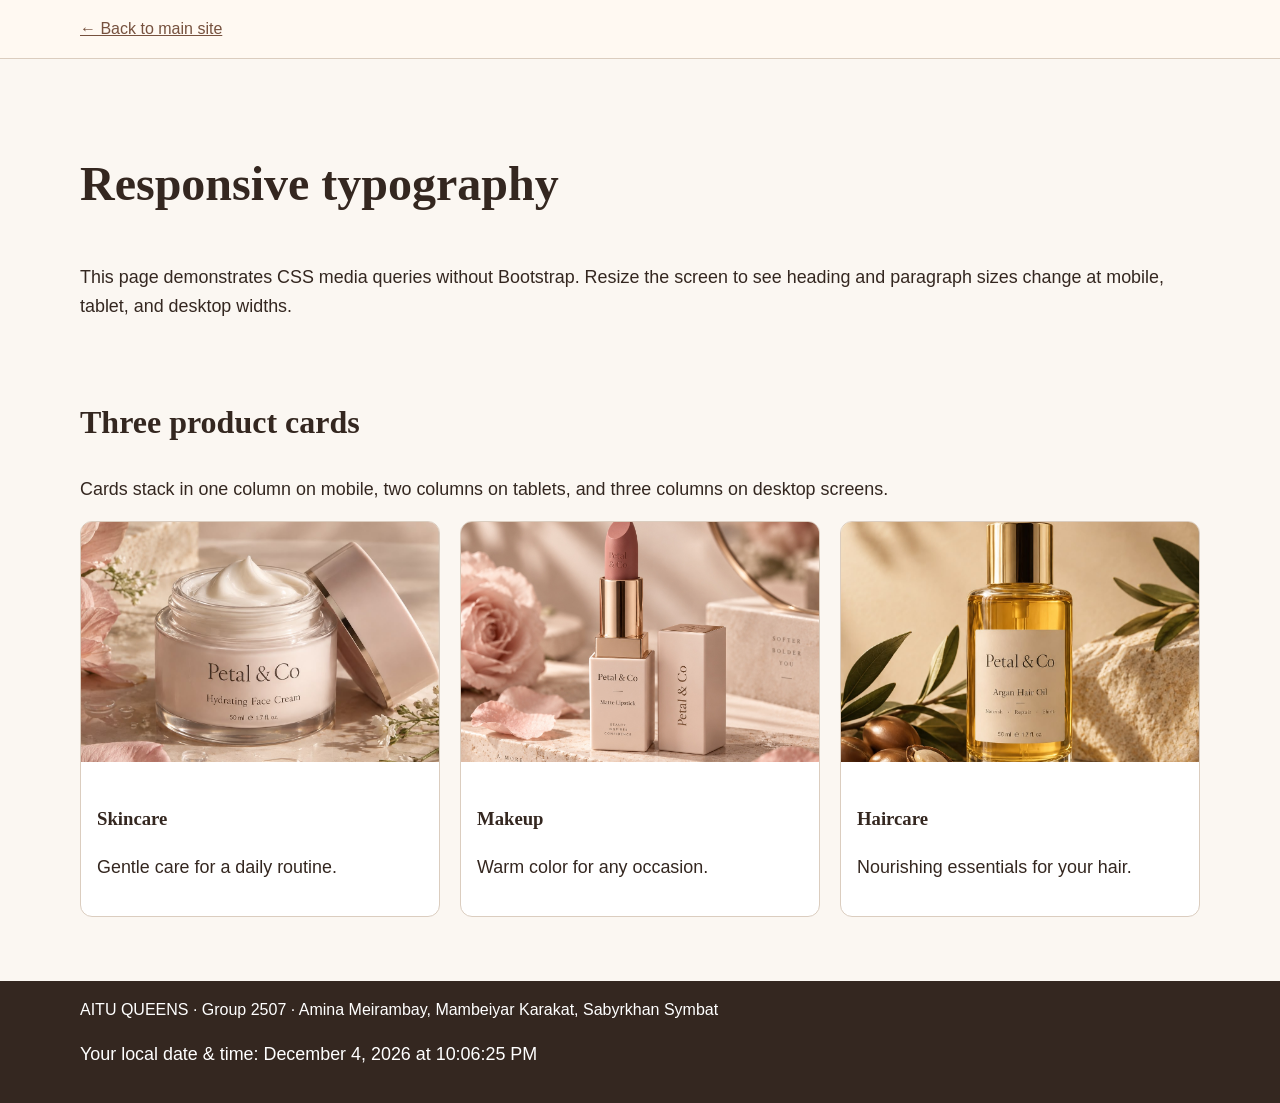
<file: AITU_QUEENS_ASSIGNMENT_3/media-queries.html>
<!doctype html><html lang="en"><head><meta charset="utf-8"><meta name="viewport" content="width=device-width, initial-scale=1"><title>CSS Media Queries Demo | Petal &amp; Co.</title><link rel="stylesheet" href="css/media-queries.css"></head><body><header><nav aria-label="Demo navigation"><a href="index.html">← Back to main site</a></nav></header><main><section class="intro"><h1>Responsive typography</h1><p>This page demonstrates CSS media queries without Bootstrap. Resize the screen to see heading and paragraph sizes change at mobile, tablet, and desktop widths.</p></section><section><h2>Three product cards</h2><p>Cards stack in one column on mobile, two columns on tablets, and three columns on desktop screens.</p><div class="css-card-grid"><article class="css-card"><img src="images/hydrating-face-cream.jpeg" alt="Hydrating face cream"><div><h3>Skincare</h3><p>Gentle care for a daily routine.</p></div></article><article class="css-card"><img src="images/matte-lipstick.jpeg" alt="Matte lipstick"><div><h3>Makeup</h3><p>Warm color for any occasion.</p></div></article><article class="css-card"><img src="images/argan-hair-oil.jpeg" alt="Argan hair oil"><div><h3>Haircare</h3><p>Nourishing essentials for your hair.</p></div></article></div></section></main><footer>AITU QUEENS · Group 2507 · Amina Meirambay, Mambeiyar Karakat, Sabyrkhan Symbat<p><span>Your local date &amp; time: </span><time data-current-time>Loading current date and time...</time></p></footer><script src="js/site.js"></script></body></html>
</file>
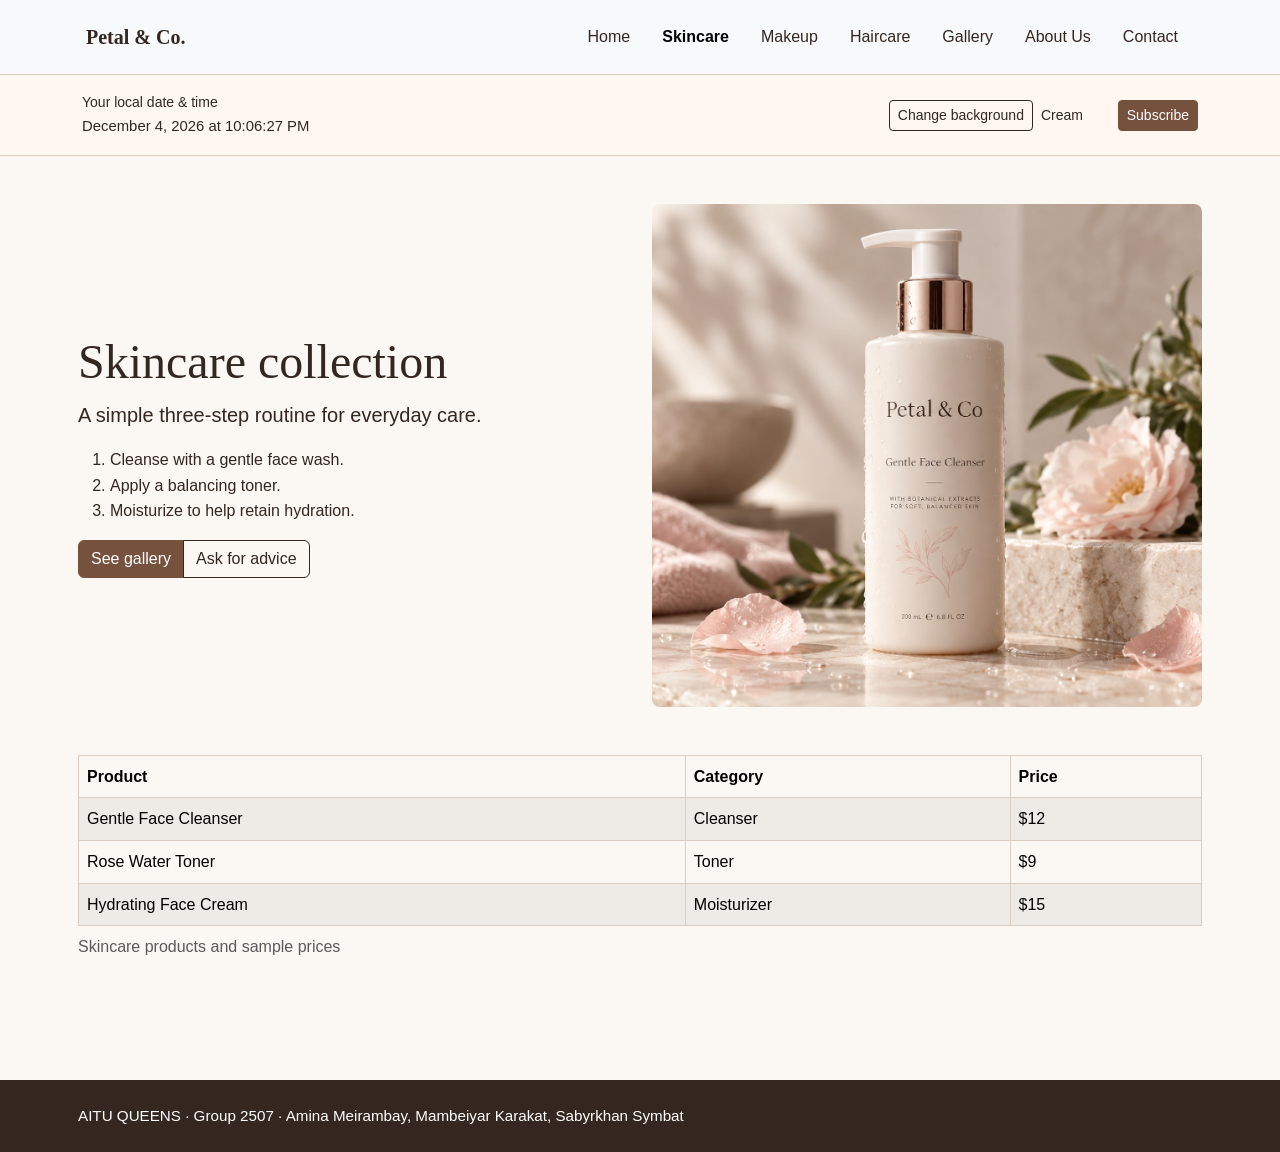
<file: AITU_QUEENS_ASSIGNMENT_3/skincare.html>
<!doctype html><html lang="en"><head><meta charset="utf-8"><meta name="viewport" content="width=device-width, initial-scale=1"><meta name="description" content="Petal and Co beauty collections by AITU QUEENS"><title>Skincare | Petal &amp; Co.</title><link rel="stylesheet" href="vendor/bootstrap.min.css"><link rel="stylesheet" href="css/style.css"></head><body><nav class="navbar navbar-expand-lg bg-body-tertiary border-bottom sticky-top" aria-label="Main navigation"><div class="container py-2 px-sm-2 px-lg-3"><a class="navbar-brand fw-bold" href="index.html">Petal &amp; Co.</a><button class="navbar-toggler" type="button" data-bs-toggle="collapse" data-bs-target="#siteNav" aria-controls="siteNav" aria-expanded="false" aria-label="Toggle navigation"><span class="navbar-toggler-icon"></span></button><div class="collapse navbar-collapse" id="siteNav"><ul class="navbar-nav ms-auto mb-2 mb-lg-0"><li class="nav-item"><a class="nav-link px-lg-3 "  href="index.html">Home</a></li><li class="nav-item"><a class="nav-link px-lg-3 active" aria-current="page" href="skincare.html">Skincare</a></li><li class="nav-item"><a class="nav-link px-lg-3 "  href="makeup.html">Makeup</a></li><li class="nav-item"><a class="nav-link px-lg-3 "  href="haircare.html">Haircare</a></li><li class="nav-item"><a class="nav-link px-lg-3 "  href="gallery.html">Gallery</a></li><li class="nav-item"><a class="nav-link px-lg-3 "  href="about.html">About Us</a></li><li class="nav-item"><a class="nav-link px-lg-3 "  href="contact.html">Contact</a></li></ul></div></div></nav>
<div class="site-tools border-bottom">
  <div class="container py-3 d-flex flex-wrap align-items-center justify-content-between gap-3">
    <div class="site-clock"><span class="d-block small">Your local date &amp; time</span><time data-current-time>Loading current date and time...</time></div>
    <div class="d-flex flex-wrap align-items-center gap-2">
      <button id="changeBackground" class="btn btn-outline-dark btn-sm" type="button">Change background</button>
      <span id="backgroundName" class="small background-name" role="status">Cream</span>
      <button id="openSubscription" class="btn btn-primary btn-sm" type="button" aria-haspopup="dialog" aria-controls="subscriptionDialog">Subscribe</button>
    </div>
  </div>
</div>
<main id="main-content"><section class="container px-sm-2 py-5"><div class="row align-items-center g-4"><div class="col-12 col-lg-6"><h1>Skincare collection</h1><p class="lead">A simple three-step routine for everyday care.</p><ol><li>Cleanse with a gentle face wash.</li><li>Apply a balancing toner.</li><li>Moisturize to help retain hydration.</li></ol><div class="btn-group" role="group" aria-label="Skincare actions"><a class="btn btn-primary" href="gallery.html">See gallery</a><a class="btn btn-outline-dark" href="contact.html">Ask for advice</a></div></div><div class="col-12 col-lg-6"><img class="img-fluid rounded-3" src="images/gentle-face-cleanser.jpeg" alt="Gentle face cleanser"></div></div><div class="table-responsive mt-5"><table class="table table-striped table-bordered"><caption>Skincare products and sample prices</caption><thead><tr><th scope="col">Product</th><th scope="col">Category</th><th scope="col">Price</th></tr></thead><tbody><tr><td>Gentle Face Cleanser</td><td>Cleanser</td><td>$12</td></tr><tr><td>Rose Water Toner</td><td>Toner</td><td>$9</td></tr><tr><td>Hydrating Face Cream</td><td>Moisturizer</td><td>$15</td></tr></tbody></table></div></section></main><footer class="site-footer mt-5 py-4"><div class="container px-sm-2"><p class="mb-0">AITU QUEENS · Group 2507 · Amina Meirambay, Mambeiyar Karakat, Sabyrkhan Symbat</p></div></footer>
<dialog id="subscriptionDialog" class="subscription-dialog" aria-labelledby="subscriptionTitle" aria-describedby="subscriptionDescription">
  <div class="d-flex justify-content-between align-items-start gap-3 mb-3">
    <div><p class="eyebrow small mb-1">Petal &amp; Co.</p><h2 id="subscriptionTitle" class="h3 mb-0">A little beauty inspiration</h2></div>
    <button id="closeSubscription" class="popup-close" type="button" aria-label="Close subscription form">&times;</button>
  </div>
  <p id="subscriptionDescription">Try our newsletter signup form. This is a local demonstration; no emails are sent and no subscription is created.</p>
  <form id="subscriptionForm" novalidate>
    <div class="mb-3"><label for="subscriberName" class="form-label">Name</label><input id="subscriberName" name="subscriberName" class="form-control" autocomplete="name" aria-describedby="subscriberNameError" aria-invalid="false" required><div id="subscriberNameError" class="invalid-feedback"></div></div>
    <div class="mb-4"><label for="subscriberEmail" class="form-label">Email</label><input id="subscriberEmail" name="subscriberEmail" class="form-control" type="email" autocomplete="email" aria-describedby="subscriberEmailError" aria-invalid="false" required><div id="subscriberEmailError" class="invalid-feedback"></div></div>
    <button type="submit" class="btn btn-primary">Subscribe</button>
    <p id="subscriptionStatus" class="mt-3 mb-0" role="status" aria-live="polite"></p>
  </form>
</dialog>
<script src="vendor/bootstrap.bundle.min.js"></script><script src="js/site.js"></script></body></html>
</file>
<file: AITU_QUEENS_ASSIGNMENT_3/css/style.css>
@charset "UTF-8";
:root{--bs-primary:#76513e;--bs-primary-rgb:118,81,62;--bs-link-color:#76513e;--bs-link-hover-color:#533729;--bs-body-color:#342720;--bs-body-bg:#fbf7f2;--bs-border-color:#dbcdbf}
body{font-family:Arial,Helvetica,sans-serif;line-height:1.6}
h1,h2,h3,.navbar-brand{font-family:Georgia,serif}
h1{font-size:2rem}h2{font-size:1.55rem}p{font-size:.98rem}
.navbar-brand,.nav-link{color:#342720}.nav-link:hover,.nav-link.active{color:#76513e;font-weight:700}
.hero{min-height:32rem;background:linear-gradient(90deg,rgba(251,247,242,.96),rgba(251,247,242,.52)),url('../images/hero.jpg') center/cover}
.hero-panel,.feature-block{background:#fff9f2;border:1px solid #dbcdbf;border-radius:1rem}
.eyebrow{text-transform:uppercase;letter-spacing:.12em;font-weight:700;color:#76513e}
.product-image{height:15rem;object-fit:cover}.gallery-image{height:18rem;object-fit:cover}
.carousel-image{height:18rem;object-fit:cover}.carousel-caption{background:rgba(28,20,16,.74);border-radius:.5rem;padding:.5rem}.carousel-indicators{margin-bottom:4.5rem}
.site-footer{background:#342720;color:#fff}.site-footer p{font-size:.95rem}
.btn-primary{--bs-btn-bg:#76513e;--bs-btn-border-color:#76513e;--bs-btn-hover-bg:#573b2e;--bs-btn-hover-border-color:#573b2e;--bs-btn-active-bg:#573b2e;--bs-btn-active-border-color:#573b2e}
.btn-outline-dark{--bs-btn-color:#342720;--bs-btn-border-color:#342720}
.card{border-color:#dbcdbf}.form-control:focus,.form-select:focus,.form-check-input:focus,.btn:focus-visible,.nav-link:focus-visible{border-color:#76513e;box-shadow:0 0 0 .25rem rgba(118,81,62,.22)}
@media(min-width:768px){h1{font-size:2.5rem}h2{font-size:1.8rem}p{font-size:1rem}.carousel-image{height:24rem}}
@media(min-width:1200px){h1{font-size:3rem}h2{font-size:2rem}p{font-size:1.08rem}.carousel-image{height:31rem}}
@media(max-width:575.98px){.hero{min-height:25rem}.btn-group{display:flex;flex-direction:column}.btn-group>.btn{border-radius:.375rem!important}.carousel-caption{display:block!important}.carousel-indicators{margin-bottom:4rem}}
@media(prefers-reduced-motion:reduce){*,*::before,*::after{scroll-behavior:auto!important;transition-duration:.01ms!important;animation-duration:.01ms!important}}

body { transition: background-color .35s ease; }
.site-tools { background: rgba(255, 249, 242, .72); }
.site-clock time { font-size: .93rem; font-variant-numeric: tabular-nums; }
.background-name { min-width: 4.3rem; }
.faq-list { border: 1px solid #dbcdbf; border-radius: 1rem; overflow: hidden; background: #fff9f2; }
.faq-item + .faq-item { border-top: 1px solid #dbcdbf; }
.faq-question { display: flex; align-items: center; justify-content: space-between; gap: 1rem; width: 100%; padding: 1.25rem 1.5rem; border: 0; background: transparent; color: #342720; font: inherit; font-size: 1.15rem; text-align: left; }
.faq-question:hover { background: #f4eade; }
.faq-question:focus-visible { outline: 3px solid #76513e; outline-offset: -4px; }
.faq-icon { flex: 0 0 auto; font-family: Arial, sans-serif; font-size: 1.5rem; transition: transform .3s ease; }
.faq-question[aria-expanded="true"] .faq-icon { transform: rotate(45deg); }
.faq-answer { display: grid; grid-template-rows: 0fr; visibility: hidden; transition: grid-template-rows .3s ease, visibility .3s; }
.faq-answer.is-open { grid-template-rows: 1fr; visibility: visible; }
.faq-answer-inner { overflow: hidden; min-height: 0; }
.faq-answer p { margin: 0; padding: 0 1.5rem 1.25rem; }
.subscription-dialog { width: min(32rem, calc(100% - 2rem)); max-height: calc(100dvh - 2rem); padding: 2rem; border: 1px solid #dbcdbf; border-radius: 1rem; background: #fff9f2; color: #342720; box-shadow: 0 1.5rem 5rem #34272040; }
.subscription-dialog::backdrop { background: #241a15a6; }
.popup-open { overflow: hidden; }
.popup-close { flex: 0 0 auto; width: 2.5rem; height: 2.5rem; border: 1px solid #dbcdbf; border-radius: 50%; background: transparent; color: #342720; font-size: 1.6rem; line-height: 1; }
.popup-close:hover { background: #f4eade; }
.popup-close:focus-visible { outline: 3px solid #76513e; outline-offset: 2px; }
@media (max-width: 575.98px) { .subscription-dialog { padding: 1.25rem; } .faq-question { padding: 1rem; } .faq-answer p { padding: 0 1rem 1rem; } }
</file>
<file: AITU_QUEENS_ASSIGNMENT_3/css/media-queries.css>
*{box-sizing:border-box}body{margin:0;background:#fbf7f2;color:#342720;font-family:Arial,Helvetica,sans-serif;line-height:1.6}header,main,footer{padding:1rem max(1rem,calc((100vw - 1120px)/2))}header{background:#fff9f2;border-bottom:1px solid #dbcdbf}a{color:#76513e}h1,h2,h3{font-family:Georgia,serif}h1{font-size:1.8rem}h2{font-size:1.4rem}p{font-size:.95rem}.intro{padding:2rem 0}.css-card-grid{display:grid;grid-template-columns:1fr;gap:1.25rem}.css-card{background:white;border:1px solid #dbcdbf;border-radius:.75rem;overflow:hidden}.css-card img{width:100%;height:15rem;object-fit:cover}.css-card div{padding:1rem}footer{margin-top:3rem;background:#342720;color:white}@media(min-width:600px){h1{font-size:2.4rem}h2{font-size:1.7rem}p{font-size:1rem}.css-card-grid{grid-template-columns:repeat(2,minmax(0,1fr))}}@media(min-width:992px){h1{font-size:3rem}h2{font-size:2rem}p{font-size:1.12rem}.css-card-grid{grid-template-columns:repeat(3,minmax(0,1fr))}}
</file>
